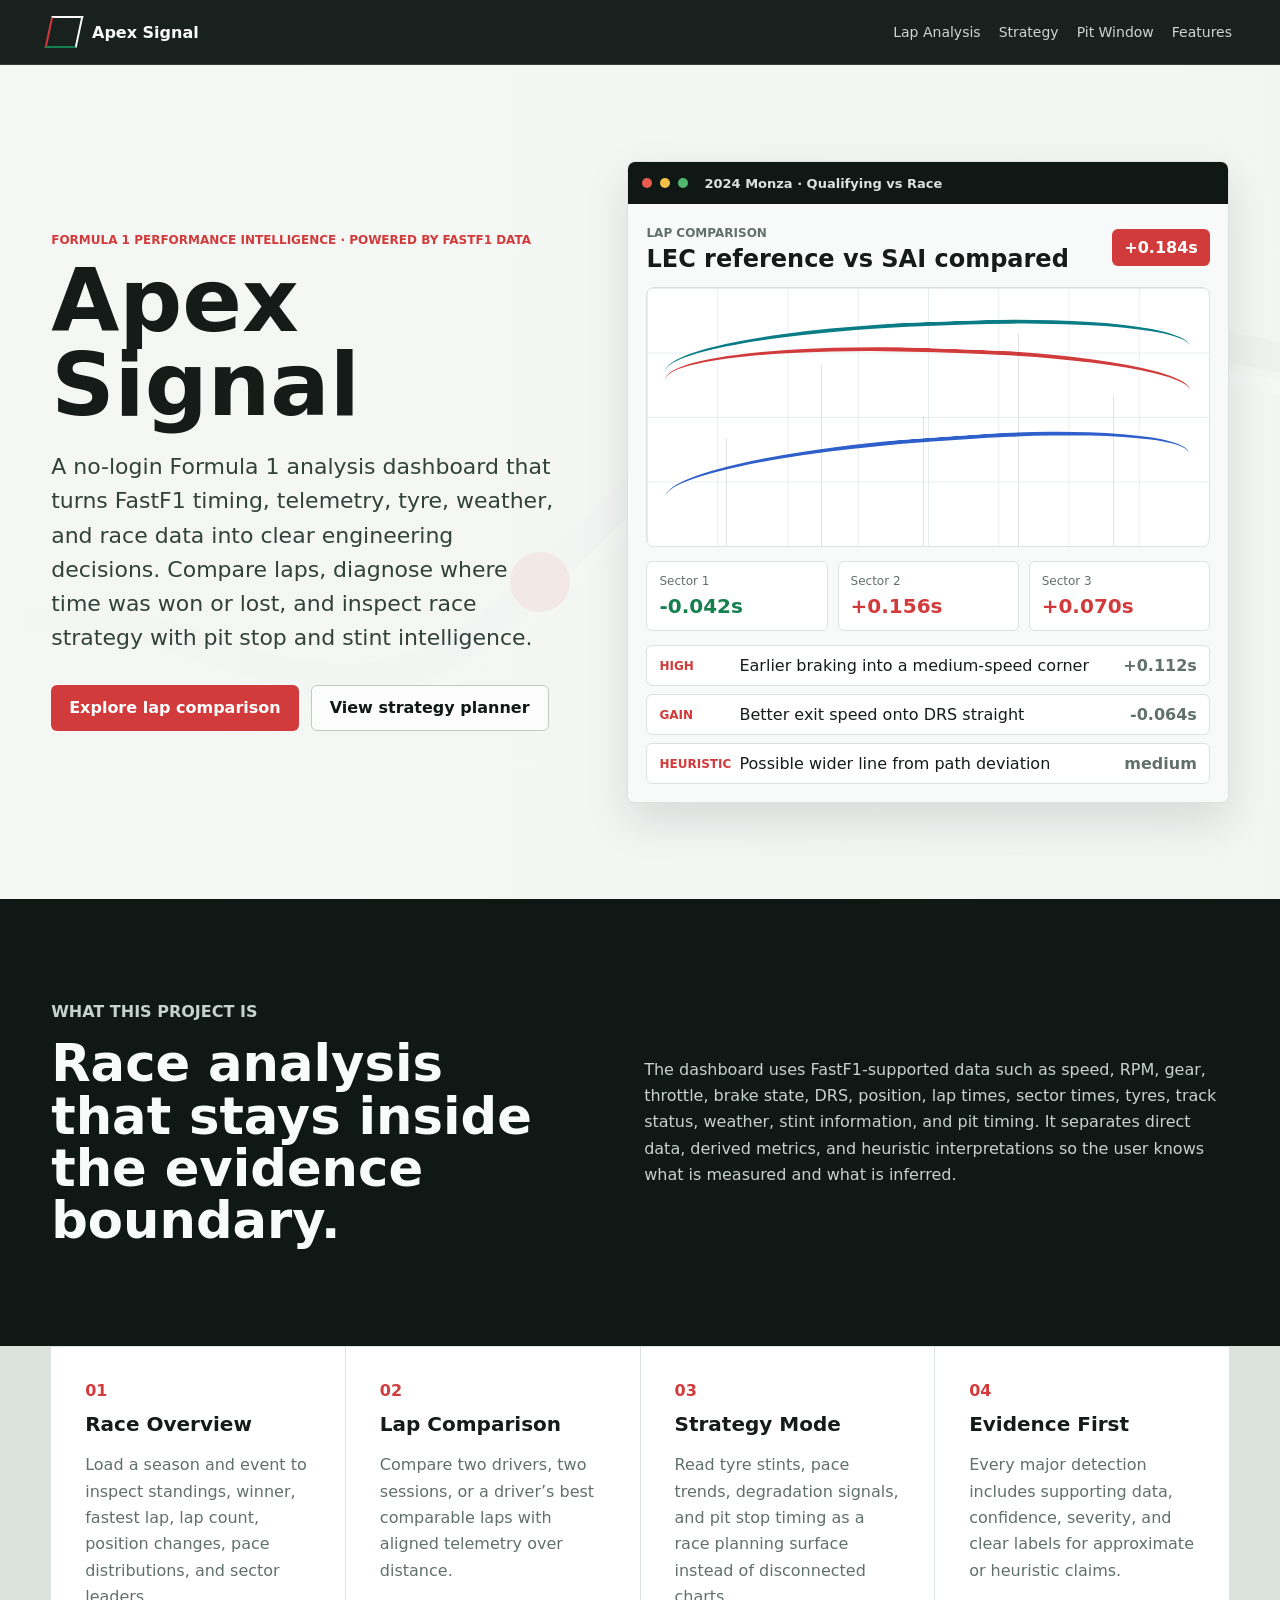
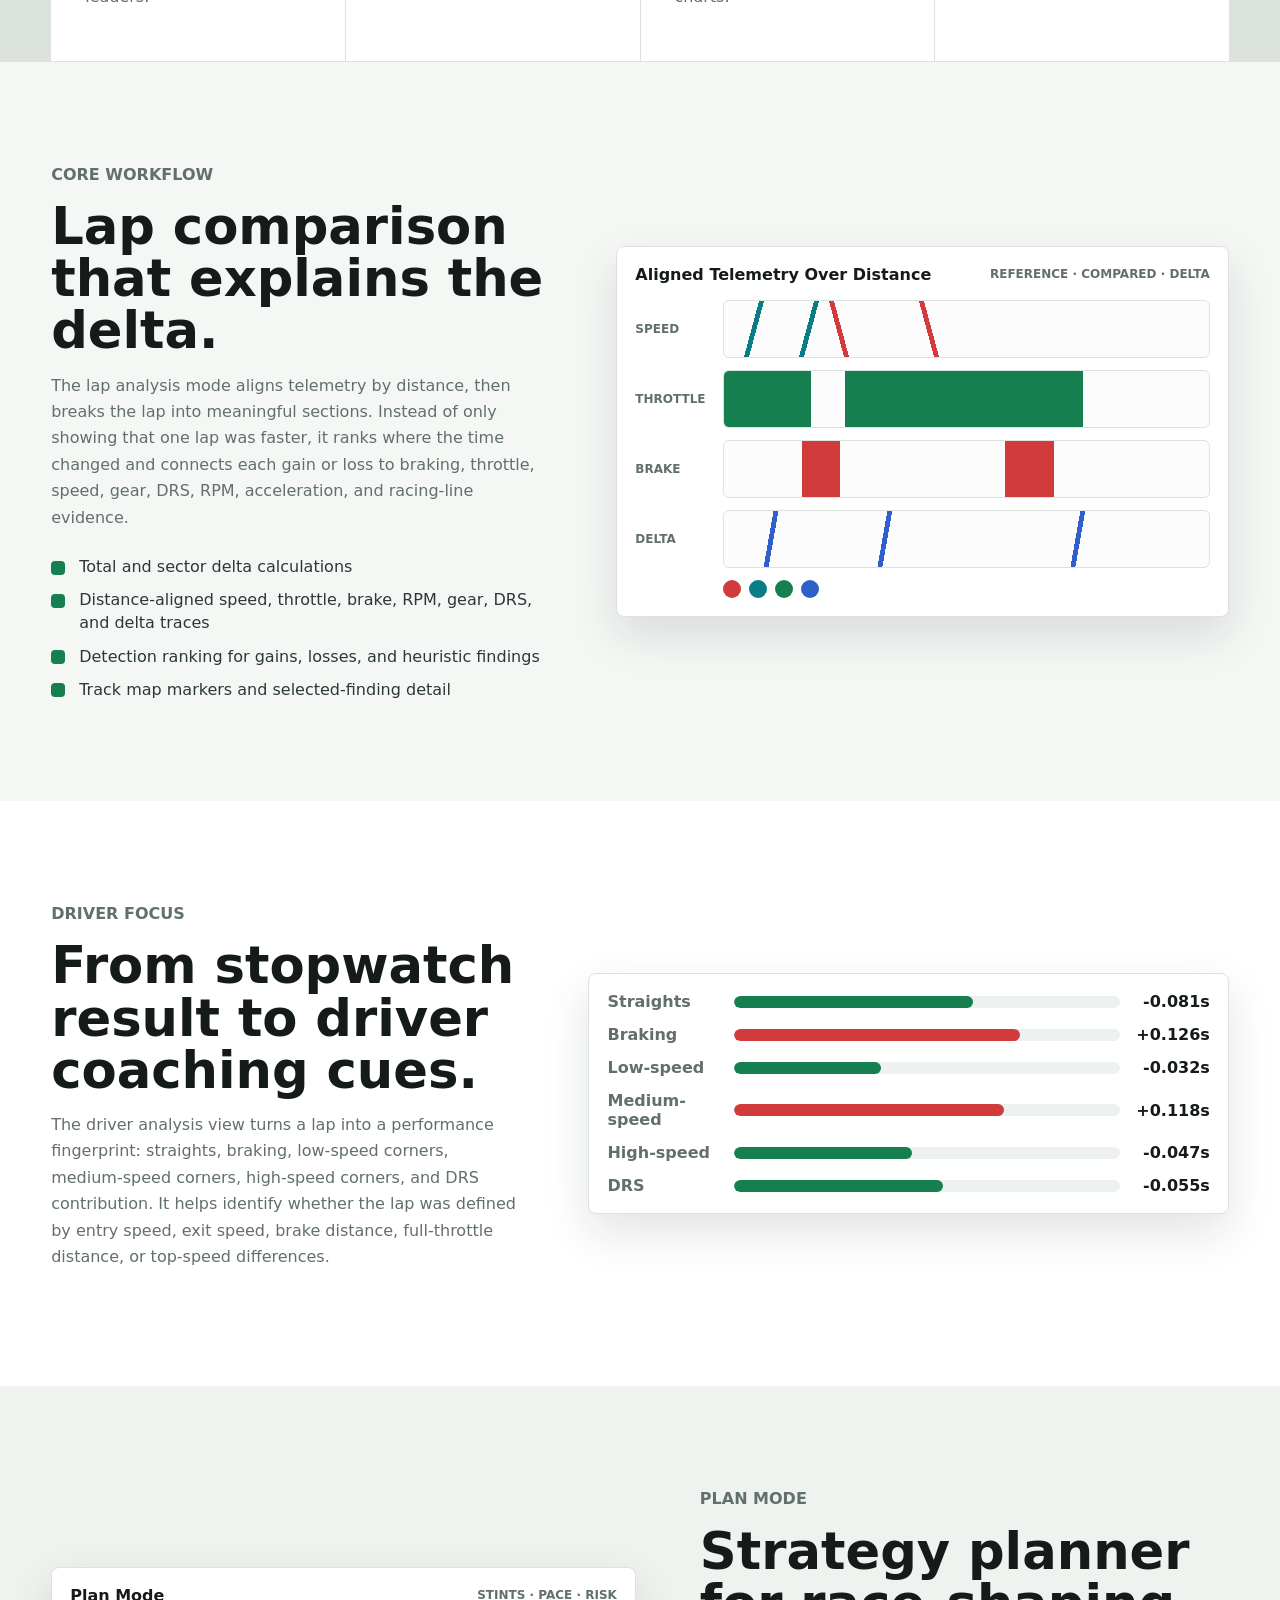
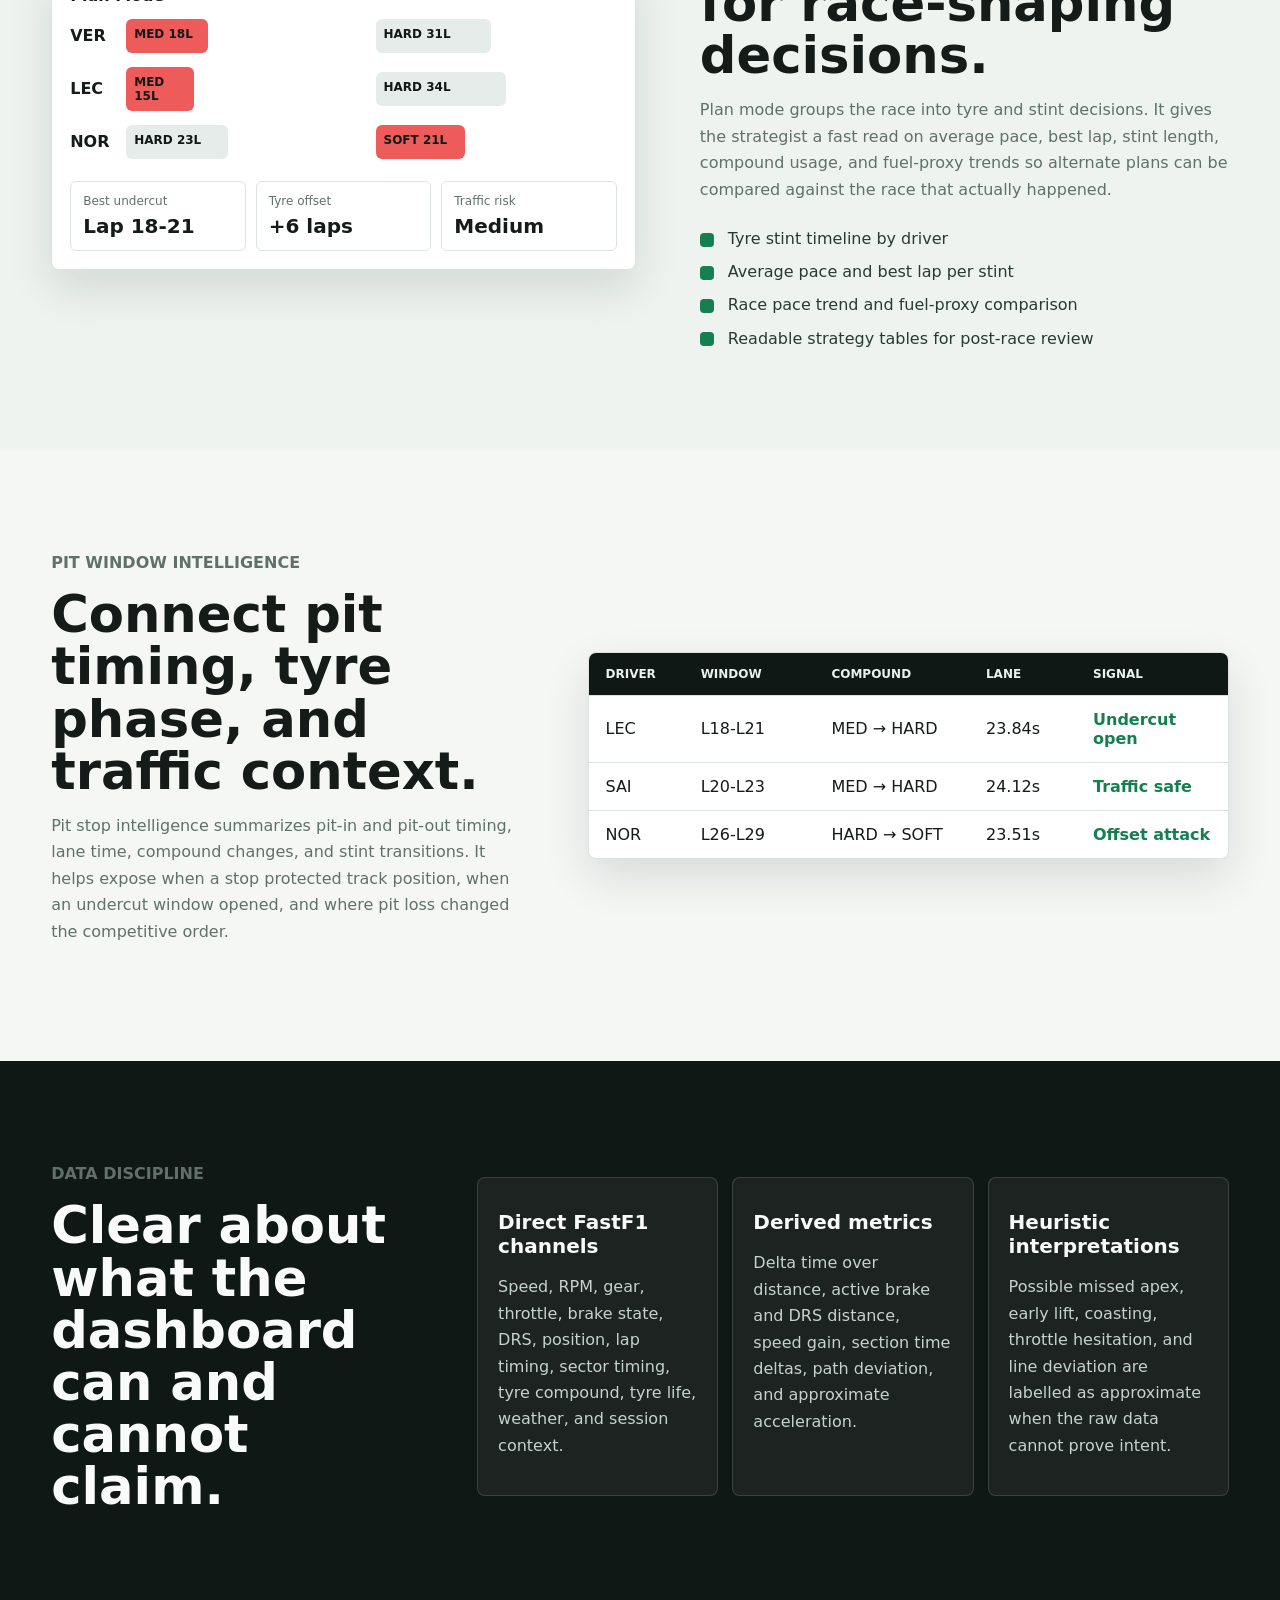
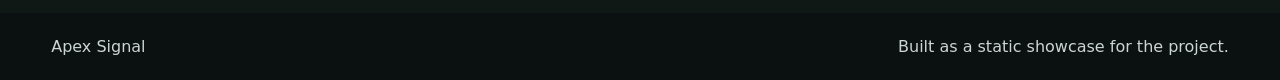
<file: project-website/index.html>
<!doctype html>
<html lang="en">
  <head>
    <meta charset="utf-8" />
    <meta name="viewport" content="width=device-width, initial-scale=1" />
    <title>Apex Signal — Formula 1 Performance Intelligence</title>
    <meta
      name="description"
      content="A project showcase for Apex Signal: Formula 1 lap comparison, driver analysis, strategy planning, and pit window intelligence powered by FastF1 data."
    />
    <link rel="stylesheet" href="styles.css" />
  </head>
  <body>
    <header class="site-header">
      <a class="brand" href="#top" aria-label="Apex Signal home">
        <span class="brand-mark" aria-hidden="true"></span>
        <span>Apex Signal</span>
      </a>
      <nav aria-label="Primary navigation">
        <a href="#lap-analysis">Lap Analysis</a>
        <a href="#strategy">Strategy</a>
        <a href="#pit-window">Pit Window</a>
        <a href="#features">Features</a>
      </nav>
    </header>

    <main id="top">
      <section class="hero section-band">
        <div class="hero-copy">
          <p class="eyebrow">Formula 1 performance intelligence · Powered by FastF1 data</p>
          <h1>Apex Signal</h1>
          <p class="hero-text">
            A no-login Formula 1 analysis dashboard that turns FastF1 timing, telemetry, tyre, weather, and race data into clear engineering decisions.
            Compare laps, diagnose where time was won or lost, and inspect race strategy with pit stop and stint intelligence.
          </p>
          <div class="hero-actions" aria-label="Project highlights">
            <a class="button primary" href="#lap-analysis">Explore lap comparison</a>
            <a class="button secondary" href="#strategy">View strategy planner</a>
          </div>
        </div>

        <div class="hero-visual" aria-label="Dashboard preview with live-data style metrics">
          <div class="browser-frame">
            <div class="browser-bar">
              <span></span>
              <span></span>
              <span></span>
              <strong>2024 Monza · Qualifying vs Race</strong>
            </div>
            <div class="dashboard-preview">
              <div class="preview-head">
                <div>
                  <small>Lap Comparison</small>
                  <h2>LEC reference vs SAI compared</h2>
                </div>
                <div class="delta-pill loss">+0.184s</div>
              </div>
              <div class="telemetry-chart" aria-hidden="true">
                <span class="line ref"></span>
                <span class="line cmp"></span>
                <span class="line delta"></span>
                <i style="left: 14%; height: 42%"></i>
                <i style="left: 31%; height: 70%"></i>
                <i style="left: 49%; height: 50%"></i>
                <i style="left: 66%; height: 82%"></i>
                <i style="left: 83%; height: 58%"></i>
              </div>
              <div class="preview-grid">
                <div>
                  <span>Sector 1</span>
                  <strong class="gain">-0.042s</strong>
                </div>
                <div>
                  <span>Sector 2</span>
                  <strong class="loss">+0.156s</strong>
                </div>
                <div>
                  <span>Sector 3</span>
                  <strong class="loss">+0.070s</strong>
                </div>
              </div>
              <div class="finding-list">
                <div><b>High</b><span>Earlier braking into a medium-speed corner</span><em>+0.112s</em></div>
                <div><b>Gain</b><span>Better exit speed onto DRS straight</span><em>-0.064s</em></div>
                <div><b>Heuristic</b><span>Possible wider line from path deviation</span><em>medium</em></div>
              </div>
            </div>
          </div>
        </div>
      </section>

      <section class="section section-intro">
        <div>
          <p class="eyebrow">What this project is</p>
          <h2>Race analysis that stays inside the evidence boundary.</h2>
        </div>
        <p>
          The dashboard uses FastF1-supported data such as speed, RPM, gear, throttle, brake state, DRS, position, lap times, sector times, tyres, track status,
          weather, stint information, and pit timing. It separates direct data, derived metrics, and heuristic interpretations so the user knows what is measured
          and what is inferred.
        </p>
      </section>

      <section class="feature-strip" id="features" aria-label="Core capabilities">
        <article>
          <span>01</span>
          <h3>Race Overview</h3>
          <p>Load a season and event to inspect standings, winner, fastest lap, lap count, position changes, pace distributions, and sector leaders.</p>
        </article>
        <article>
          <span>02</span>
          <h3>Lap Comparison</h3>
          <p>Compare two drivers, two sessions, or a driver’s best comparable laps with aligned telemetry over distance.</p>
        </article>
        <article>
          <span>03</span>
          <h3>Strategy Mode</h3>
          <p>Read tyre stints, pace trends, degradation signals, and pit stop timing as a race planning surface instead of disconnected charts.</p>
        </article>
        <article>
          <span>04</span>
          <h3>Evidence First</h3>
          <p>Every major detection includes supporting data, confidence, severity, and clear labels for approximate or heuristic claims.</p>
        </article>
      </section>

      <section class="section feature-focus" id="lap-analysis">
        <div class="content-block">
          <p class="eyebrow">Core workflow</p>
          <h2>Lap comparison that explains the delta.</h2>
          <p>
            The lap analysis mode aligns telemetry by distance, then breaks the lap into meaningful sections. Instead of only showing that one lap was faster,
            it ranks where the time changed and connects each gain or loss to braking, throttle, speed, gear, DRS, RPM, acceleration, and racing-line evidence.
          </p>
          <ul class="check-list">
            <li>Total and sector delta calculations</li>
            <li>Distance-aligned speed, throttle, brake, RPM, gear, DRS, and delta traces</li>
            <li>Detection ranking for gains, losses, and heuristic findings</li>
            <li>Track map markers and selected-finding detail</li>
          </ul>
        </div>

        <div class="screenshot-card">
          <div class="card-top">
            <strong>Aligned Telemetry Over Distance</strong>
            <span>Reference · Compared · Delta</span>
          </div>
          <div class="analysis-shot" aria-label="Screenshot style lap comparison panel">
            <div class="trace-row speed"><span>Speed</span><i></i></div>
            <div class="trace-row throttle"><span>Throttle</span><i></i></div>
            <div class="trace-row brake"><span>Brake</span><i></i></div>
            <div class="trace-row delta"><span>Delta</span><i></i></div>
            <div class="mini-map" aria-hidden="true">
              <span></span><span></span><span></span><span></span>
            </div>
          </div>
        </div>
      </section>

      <section class="section driver-analysis">
        <div class="driver-panel">
          <p class="eyebrow">Driver focus</p>
          <h2>From stopwatch result to driver coaching cues.</h2>
          <p>
            The driver analysis view turns a lap into a performance fingerprint: straights, braking, low-speed corners, medium-speed corners, high-speed corners,
            and DRS contribution. It helps identify whether the lap was defined by entry speed, exit speed, brake distance, full-throttle distance, or top-speed
            differences.
          </p>
        </div>
        <div class="fingerprint-panel" aria-label="Performance fingerprint preview">
          <div class="fingerprint-row"><span>Straights</span><i><b style="width: 62%"></b></i><strong>-0.081s</strong></div>
          <div class="fingerprint-row"><span>Braking</span><i><b class="loss" style="width: 74%"></b></i><strong>+0.126s</strong></div>
          <div class="fingerprint-row"><span>Low-speed</span><i><b style="width: 38%"></b></i><strong>-0.032s</strong></div>
          <div class="fingerprint-row"><span>Medium-speed</span><i><b class="loss" style="width: 70%"></b></i><strong>+0.118s</strong></div>
          <div class="fingerprint-row"><span>High-speed</span><i><b style="width: 46%"></b></i><strong>-0.047s</strong></div>
          <div class="fingerprint-row"><span>DRS</span><i><b style="width: 54%"></b></i><strong>-0.055s</strong></div>
        </div>
      </section>

      <section class="section feature-focus reverse" id="strategy">
        <div class="strategy-board" aria-label="Strategy planner preview">
          <div class="card-top">
            <strong>Plan Mode</strong>
            <span>stints · pace · risk</span>
          </div>
          <div class="stint-row"><span>VER</span><i class="soft" style="width: 34%">MED 18L</i><i class="hard" style="width: 48%">HARD 31L</i></div>
          <div class="stint-row"><span>LEC</span><i class="soft" style="width: 28%">MED 15L</i><i class="hard" style="width: 54%">HARD 34L</i></div>
          <div class="stint-row"><span>NOR</span><i class="hard" style="width: 42%">HARD 23L</i><i class="soft" style="width: 37%">SOFT 21L</i></div>
          <div class="planner-metrics">
            <div><span>Best undercut</span><strong>Lap 18-21</strong></div>
            <div><span>Tyre offset</span><strong>+6 laps</strong></div>
            <div><span>Traffic risk</span><strong>Medium</strong></div>
          </div>
        </div>

        <div class="content-block">
          <p class="eyebrow">Plan mode</p>
          <h2>Strategy planner for race-shaping decisions.</h2>
          <p>
            Plan mode groups the race into tyre and stint decisions. It gives the strategist a fast read on average pace, best lap, stint length, compound usage,
            and fuel-proxy trends so alternate plans can be compared against the race that actually happened.
          </p>
          <ul class="check-list">
            <li>Tyre stint timeline by driver</li>
            <li>Average pace and best lap per stint</li>
            <li>Race pace trend and fuel-proxy comparison</li>
            <li>Readable strategy tables for post-race review</li>
          </ul>
        </div>
      </section>

      <section class="section pit-window" id="pit-window">
        <div>
          <p class="eyebrow">Pit window intelligence</p>
          <h2>Connect pit timing, tyre phase, and traffic context.</h2>
          <p>
            Pit stop intelligence summarizes pit-in and pit-out timing, lane time, compound changes, and stint transitions. It helps expose when a stop protected
            track position, when an undercut window opened, and where pit loss changed the competitive order.
          </p>
        </div>
        <div class="pit-table" aria-label="Pit window intelligence preview">
          <div class="pit-head"><span>Driver</span><span>Window</span><span>Compound</span><span>Lane</span><span>Signal</span></div>
          <div><span>LEC</span><span>L18-L21</span><span>MED → HARD</span><span>23.84s</span><b>Undercut open</b></div>
          <div><span>SAI</span><span>L20-L23</span><span>MED → HARD</span><span>24.12s</span><b>Traffic safe</b></div>
          <div><span>NOR</span><span>L26-L29</span><span>HARD → SOFT</span><span>23.51s</span><b>Offset attack</b></div>
        </div>
      </section>

      <section class="section evidence">
        <div>
          <p class="eyebrow">Data discipline</p>
          <h2>Clear about what the dashboard can and cannot claim.</h2>
        </div>
        <div class="evidence-grid">
          <article>
            <h3>Direct FastF1 channels</h3>
            <p>Speed, RPM, gear, throttle, brake state, DRS, position, lap timing, sector timing, tyre compound, tyre life, weather, and session context.</p>
          </article>
          <article>
            <h3>Derived metrics</h3>
            <p>Delta time over distance, active brake and DRS distance, speed gain, section time deltas, path deviation, and approximate acceleration.</p>
          </article>
          <article>
            <h3>Heuristic interpretations</h3>
            <p>Possible missed apex, early lift, coasting, throttle hesitation, and line deviation are labelled as approximate when the raw data cannot prove intent.</p>
          </article>
        </div>
      </section>
    </main>

    <footer>
      <span>Apex Signal</span>
      <span>Built as a static showcase for the project.</span>
    </footer>
  </body>
</html>
</file>
<file: project-website/styles.css>
:root {
  color-scheme: light;
  --bg: #f5f7f5;
  --ink: #151b19;
  --muted: #61706b;
  --panel: #ffffff;
  --line: #dce3df;
  --dark: #101816;
  --dark-2: #18231f;
  --red: #d23b3b;
  --teal: #0a7c86;
  --green: #157f4f;
  --blue: #2f5fca;
  --yellow: #f4c047;
  --shadow: 0 18px 45px rgba(18, 28, 24, 0.12);
}

* {
  box-sizing: border-box;
}

html {
  scroll-behavior: smooth;
}

body {
  margin: 0;
  min-width: 320px;
  background: var(--bg);
  color: var(--ink);
  font-family: Inter, ui-sans-serif, system-ui, -apple-system, BlinkMacSystemFont, "Segoe UI", sans-serif;
}

a {
  color: inherit;
  text-decoration: none;
}

.site-header {
  position: sticky;
  top: 0;
  z-index: 10;
  display: flex;
  align-items: center;
  justify-content: space-between;
  gap: 24px;
  padding: 16px clamp(18px, 4vw, 48px);
  background: rgba(16, 24, 22, 0.96);
  color: #f8fbfa;
  border-bottom: 1px solid rgba(255, 255, 255, 0.12);
  backdrop-filter: blur(16px);
}

.brand {
  display: inline-flex;
  align-items: center;
  gap: 12px;
  font-weight: 800;
  white-space: nowrap;
}

.brand-mark {
  width: 32px;
  height: 32px;
  border: 2px solid #f8fbfa;
  border-left-color: var(--red);
  border-bottom-color: var(--green);
  transform: skew(-12deg);
}

nav {
  display: flex;
  flex-wrap: wrap;
  justify-content: flex-end;
  gap: 8px 18px;
  color: #cbd5d1;
  font-size: 14px;
}

nav a:hover {
  color: #ffffff;
}

.section-band,
.section,
.feature-strip {
  padding-right: clamp(18px, 4vw, 56px);
  padding-left: clamp(18px, 4vw, 56px);
}

.hero {
  display: grid;
  grid-template-columns: minmax(0, 0.92fr) minmax(460px, 1.08fr);
  gap: clamp(28px, 5vw, 72px);
  align-items: center;
  min-height: calc(100vh - 66px);
  padding-top: clamp(42px, 7vw, 80px);
  padding-bottom: clamp(42px, 7vw, 80px);
  background:
    linear-gradient(90deg, rgba(245, 247, 245, 0.98), rgba(245, 247, 245, 0.84)),
    url("data:image/svg+xml,%3Csvg xmlns='http://www.w3.org/2000/svg' width='900' height='500' viewBox='0 0 900 500'%3E%3Crect width='900' height='500' fill='%23e8eeea'/%3E%3Cpath d='M0 360 C170 260 240 460 390 310 S610 120 900 190' fill='none' stroke='%23c9d8d2' stroke-width='18'/%3E%3Cpath d='M0 378 C170 278 240 478 390 328 S610 138 900 208' fill='none' stroke='%23f7f9f8' stroke-width='8'/%3E%3Ccircle cx='390' cy='310' r='18' fill='%23d23b3b'/%3E%3Ccircle cx='640' cy='152' r='14' fill='%230a7c86'/%3E%3C/svg%3E");
  background-size: cover;
  background-position: center;
}

.hero h1 {
  margin: 0;
  max-width: 820px;
  font-size: clamp(46px, 7vw, 88px);
  line-height: 0.95;
  letter-spacing: 0;
}

.hero-text {
  max-width: 690px;
  margin: 24px 0 0;
  color: #31413c;
  font-size: clamp(18px, 2vw, 22px);
  line-height: 1.55;
}

.eyebrow {
  margin: 0 0 12px;
  color: var(--red);
  font-size: 12px;
  font-weight: 850;
  letter-spacing: 0;
  text-transform: uppercase;
}

.hero-actions {
  display: flex;
  flex-wrap: wrap;
  gap: 12px;
  margin-top: 30px;
}

.button {
  display: inline-flex;
  align-items: center;
  justify-content: center;
  min-height: 46px;
  padding: 0 18px;
  border-radius: 6px;
  font-weight: 800;
}

.button.primary {
  background: var(--red);
  color: #fff;
}

.button.secondary {
  border: 1px solid #bfcac5;
  background: rgba(255, 255, 255, 0.7);
  color: var(--dark);
}

.hero-visual {
  min-width: 0;
}

.browser-frame,
.screenshot-card,
.strategy-board,
.fingerprint-panel,
.pit-table {
  overflow: hidden;
  border: 1px solid var(--line);
  border-radius: 8px;
  background: var(--panel);
  box-shadow: var(--shadow);
}

.browser-bar {
  display: flex;
  align-items: center;
  gap: 8px;
  min-height: 42px;
  padding: 0 14px;
  background: var(--dark);
  color: #d9e2df;
  font-size: 13px;
}

.browser-bar span {
  width: 10px;
  height: 10px;
  border-radius: 50%;
  background: #e95a4e;
}

.browser-bar span:nth-child(2) {
  background: #f4c047;
}

.browser-bar span:nth-child(3) {
  margin-right: 8px;
  background: #53b86f;
}

.dashboard-preview {
  display: grid;
  gap: 14px;
  padding: 18px;
  background: #f8faf9;
}

.preview-head,
.card-top {
  display: flex;
  align-items: center;
  justify-content: space-between;
  gap: 16px;
}

.preview-head small,
.card-top span {
  color: var(--muted);
  font-size: 12px;
  font-weight: 750;
  text-transform: uppercase;
}

.preview-head h2 {
  margin: 4px 0 0;
  font-size: 24px;
  letter-spacing: 0;
}

.delta-pill {
  flex: 0 0 auto;
  border-radius: 6px;
  padding: 9px 12px;
  color: #fff;
  font-weight: 850;
}

.loss {
  color: var(--red);
}

.gain {
  color: var(--green);
}

.delta-pill.loss {
  background: var(--red);
  color: #fff;
}

.telemetry-chart {
  position: relative;
  height: 260px;
  overflow: hidden;
  border: 1px solid var(--line);
  border-radius: 8px;
  background:
    linear-gradient(#e8eeee 1px, transparent 1px) 0 0 / 100% 25%,
    linear-gradient(90deg, #e8eeee 1px, transparent 1px) 0 0 / 12.5% 100%,
    #ffffff;
}

.telemetry-chart i {
  position: absolute;
  bottom: 0;
  width: 1px;
  background: rgba(21, 27, 25, 0.12);
}

.line {
  position: absolute;
  inset: 34px 18px auto;
  height: 80px;
  border: 0 solid transparent;
  border-top: 4px solid var(--teal);
  border-radius: 55% 45% 48% 52%;
  transform: rotate(-2deg);
}

.line.cmp {
  top: 60px;
  border-top-color: var(--red);
  transform: rotate(2deg);
}

.line.delta {
  top: 150px;
  border-top-color: var(--blue);
  transform: rotate(-4deg);
}

.preview-grid {
  display: grid;
  grid-template-columns: repeat(3, minmax(0, 1fr));
  gap: 10px;
}

.preview-grid div,
.planner-metrics div {
  min-width: 0;
  border: 1px solid var(--line);
  border-radius: 6px;
  padding: 12px;
  background: #ffffff;
}

.preview-grid span,
.planner-metrics span {
  display: block;
  margin-bottom: 6px;
  color: var(--muted);
  font-size: 12px;
}

.preview-grid strong,
.planner-metrics strong {
  font-size: 20px;
}

.finding-list {
  display: grid;
  gap: 8px;
}

.finding-list div {
  display: grid;
  grid-template-columns: 70px minmax(0, 1fr) auto;
  gap: 10px;
  align-items: center;
  border: 1px solid var(--line);
  border-radius: 6px;
  padding: 10px 12px;
  background: #ffffff;
}

.finding-list b {
  color: var(--red);
  font-size: 12px;
  text-transform: uppercase;
}

.finding-list span {
  min-width: 0;
}

.finding-list em {
  color: var(--muted);
  font-style: normal;
  font-weight: 800;
}

.section {
  display: grid;
  grid-template-columns: minmax(0, 0.9fr) minmax(420px, 1.1fr);
  gap: clamp(26px, 5vw, 70px);
  align-items: center;
  padding-top: clamp(58px, 8vw, 100px);
  padding-bottom: clamp(58px, 8vw, 100px);
}

.section h2,
.section-intro h2 {
  margin: 0;
  font-size: clamp(32px, 4vw, 52px);
  line-height: 1.02;
  letter-spacing: 0;
}

.section p,
.section-intro p,
.feature-strip p,
.evidence-grid p {
  color: var(--muted);
  font-size: 16px;
  line-height: 1.65;
}

.section-intro {
  grid-template-columns: minmax(0, 0.95fr) minmax(0, 1.05fr);
  background: var(--dark);
  color: #f7fbf9;
}

.section-intro p {
  color: #c5d2cd;
}

.feature-strip {
  display: grid;
  grid-template-columns: repeat(4, minmax(0, 1fr));
  gap: 1px;
  padding-top: 1px;
  padding-bottom: 1px;
  background: var(--line);
}

.feature-strip article {
  min-width: 0;
  padding: clamp(22px, 3vw, 34px);
  background: var(--panel);
}

.feature-strip span {
  color: var(--red);
  font-weight: 900;
}

.feature-strip h3,
.evidence-grid h3 {
  margin: 12px 0 8px;
  font-size: 20px;
  letter-spacing: 0;
}

.content-block {
  min-width: 0;
}

.check-list {
  display: grid;
  gap: 10px;
  margin: 24px 0 0;
  padding: 0;
  list-style: none;
}

.check-list li {
  position: relative;
  padding-left: 28px;
  color: #2b3935;
  line-height: 1.45;
}

.check-list li::before {
  content: "";
  position: absolute;
  left: 0;
  top: 0.35em;
  width: 14px;
  height: 14px;
  border-radius: 4px;
  background: var(--green);
}

.screenshot-card,
.strategy-board,
.fingerprint-panel {
  min-width: 0;
  padding: 18px;
}

.analysis-shot {
  position: relative;
  display: grid;
  gap: 12px;
  margin-top: 16px;
}

.trace-row {
  display: grid;
  grid-template-columns: 78px minmax(0, 1fr);
  gap: 10px;
  align-items: center;
}

.trace-row span {
  color: var(--muted);
  font-size: 12px;
  font-weight: 800;
  text-transform: uppercase;
}

.trace-row i {
  height: 58px;
  border: 1px solid var(--line);
  border-radius: 6px;
  background:
    linear-gradient(105deg, transparent 0 7%, var(--teal) 7% 8%, transparent 8% 18%, var(--teal) 18% 19%, transparent 19% 100%),
    linear-gradient(75deg, transparent 0 24%, var(--red) 24% 25%, transparent 25% 42%, var(--red) 42% 43%, transparent 43% 100%),
    #fbfcfb;
}

.trace-row.throttle i {
  background:
    linear-gradient(90deg, var(--green) 0 18%, transparent 18% 25%, var(--green) 25% 74%, transparent 74%),
    #fbfcfb;
}

.trace-row.brake i {
  background:
    linear-gradient(90deg, transparent 0 16%, var(--red) 16% 24%, transparent 24% 58%, var(--red) 58% 68%, transparent 68%),
    #fbfcfb;
}

.trace-row.delta i {
  background:
    linear-gradient(100deg, transparent 0 10%, var(--blue) 10% 11%, transparent 11% 33%, var(--blue) 33% 34%, transparent 34% 72%, var(--blue) 72% 73%, transparent 73%),
    #fbfcfb;
}

.mini-map {
  display: flex;
  gap: 8px;
  margin-left: 88px;
}

.mini-map span {
  width: 18px;
  height: 18px;
  border-radius: 50%;
  background: var(--red);
}

.mini-map span:nth-child(2) {
  background: var(--teal);
}

.mini-map span:nth-child(3) {
  background: var(--green);
}

.mini-map span:nth-child(4) {
  background: var(--blue);
}

.driver-analysis {
  grid-template-columns: minmax(0, 0.85fr) minmax(420px, 1.15fr);
  background: #ffffff;
}

.driver-panel {
  max-width: 650px;
}

.fingerprint-panel {
  display: grid;
  gap: 14px;
}

.fingerprint-row {
  display: grid;
  grid-template-columns: 115px minmax(0, 1fr) 78px;
  gap: 12px;
  align-items: center;
}

.fingerprint-row span {
  color: var(--muted);
  font-weight: 750;
}

.fingerprint-row i {
  overflow: hidden;
  height: 12px;
  border-radius: 999px;
  background: #edf1ef;
}

.fingerprint-row b {
  display: block;
  height: 100%;
  border-radius: inherit;
  background: var(--green);
}

.fingerprint-row b.loss {
  background: var(--red);
}

.fingerprint-row strong {
  text-align: right;
}

.reverse {
  grid-template-columns: minmax(420px, 1.05fr) minmax(0, 0.95fr);
  background: #eef3ef;
}

.strategy-board {
  display: grid;
  gap: 14px;
}

.stint-row {
  display: grid;
  grid-template-columns: 48px minmax(0, 1fr) minmax(0, 1fr);
  gap: 8px;
  align-items: center;
}

.stint-row span {
  font-weight: 900;
}

.stint-row i {
  min-height: 34px;
  border-radius: 6px;
  padding: 8px;
  color: #111916;
  font-size: 12px;
  font-style: normal;
  font-weight: 900;
}

.stint-row .soft {
  background: #ee5b5b;
}

.stint-row .hard {
  background: #e6ece9;
}

.planner-metrics {
  display: grid;
  grid-template-columns: repeat(3, minmax(0, 1fr));
  gap: 10px;
  margin-top: 8px;
}

.pit-window {
  grid-template-columns: minmax(0, 0.85fr) minmax(480px, 1.15fr);
}

.pit-table {
  display: grid;
}

.pit-table > div {
  display: grid;
  grid-template-columns: 0.7fr 1fr 1.2fr 0.8fr 1fr;
  gap: 12px;
  align-items: center;
  padding: 14px 16px;
  border-top: 1px solid var(--line);
}

.pit-table > div:first-child {
  border-top: 0;
}

.pit-head {
  background: var(--dark);
  color: #eaf1ee;
  font-size: 12px;
  font-weight: 900;
  text-transform: uppercase;
}

.pit-table b {
  color: var(--green);
}

.evidence {
  grid-template-columns: minmax(0, 0.65fr) minmax(0, 1.35fr);
  background: var(--dark);
  color: #f8fbfa;
}

.evidence-grid {
  display: grid;
  grid-template-columns: repeat(3, minmax(0, 1fr));
  gap: 14px;
}

.evidence-grid article {
  min-width: 0;
  border: 1px solid rgba(255, 255, 255, 0.14);
  border-radius: 8px;
  padding: 20px;
  background: rgba(255, 255, 255, 0.05);
}

.evidence-grid p {
  color: #c5d2cd;
}

footer {
  display: flex;
  flex-wrap: wrap;
  justify-content: space-between;
  gap: 12px;
  padding: 24px clamp(18px, 4vw, 56px);
  color: #cbd5d1;
  background: #0b1110;
}

@media (max-width: 1100px) {
  .hero,
  .section,
  .section-intro,
  .reverse,
  .pit-window,
  .evidence {
    grid-template-columns: 1fr;
  }

  .hero {
    min-height: auto;
  }

  .feature-strip,
  .evidence-grid {
    grid-template-columns: repeat(2, minmax(0, 1fr));
  }
}

@media (max-width: 760px) {
  .site-header {
    position: static;
    align-items: flex-start;
    flex-direction: column;
  }

  nav {
    justify-content: flex-start;
  }

  .hero h1 {
    font-size: 44px;
  }

  .preview-head,
  .card-top,
  .hero-actions {
    align-items: flex-start;
    flex-direction: column;
  }

  .preview-grid,
  .planner-metrics,
  .feature-strip,
  .evidence-grid {
    grid-template-columns: 1fr;
  }

  .finding-list div,
  .fingerprint-row,
  .trace-row,
  .stint-row,
  .pit-table > div {
    grid-template-columns: 1fr;
  }

  .mini-map {
    margin-left: 0;
  }

  .pit-table > div {
    gap: 6px;
  }

  .pit-head {
    display: none !important;
  }
}
</file>
